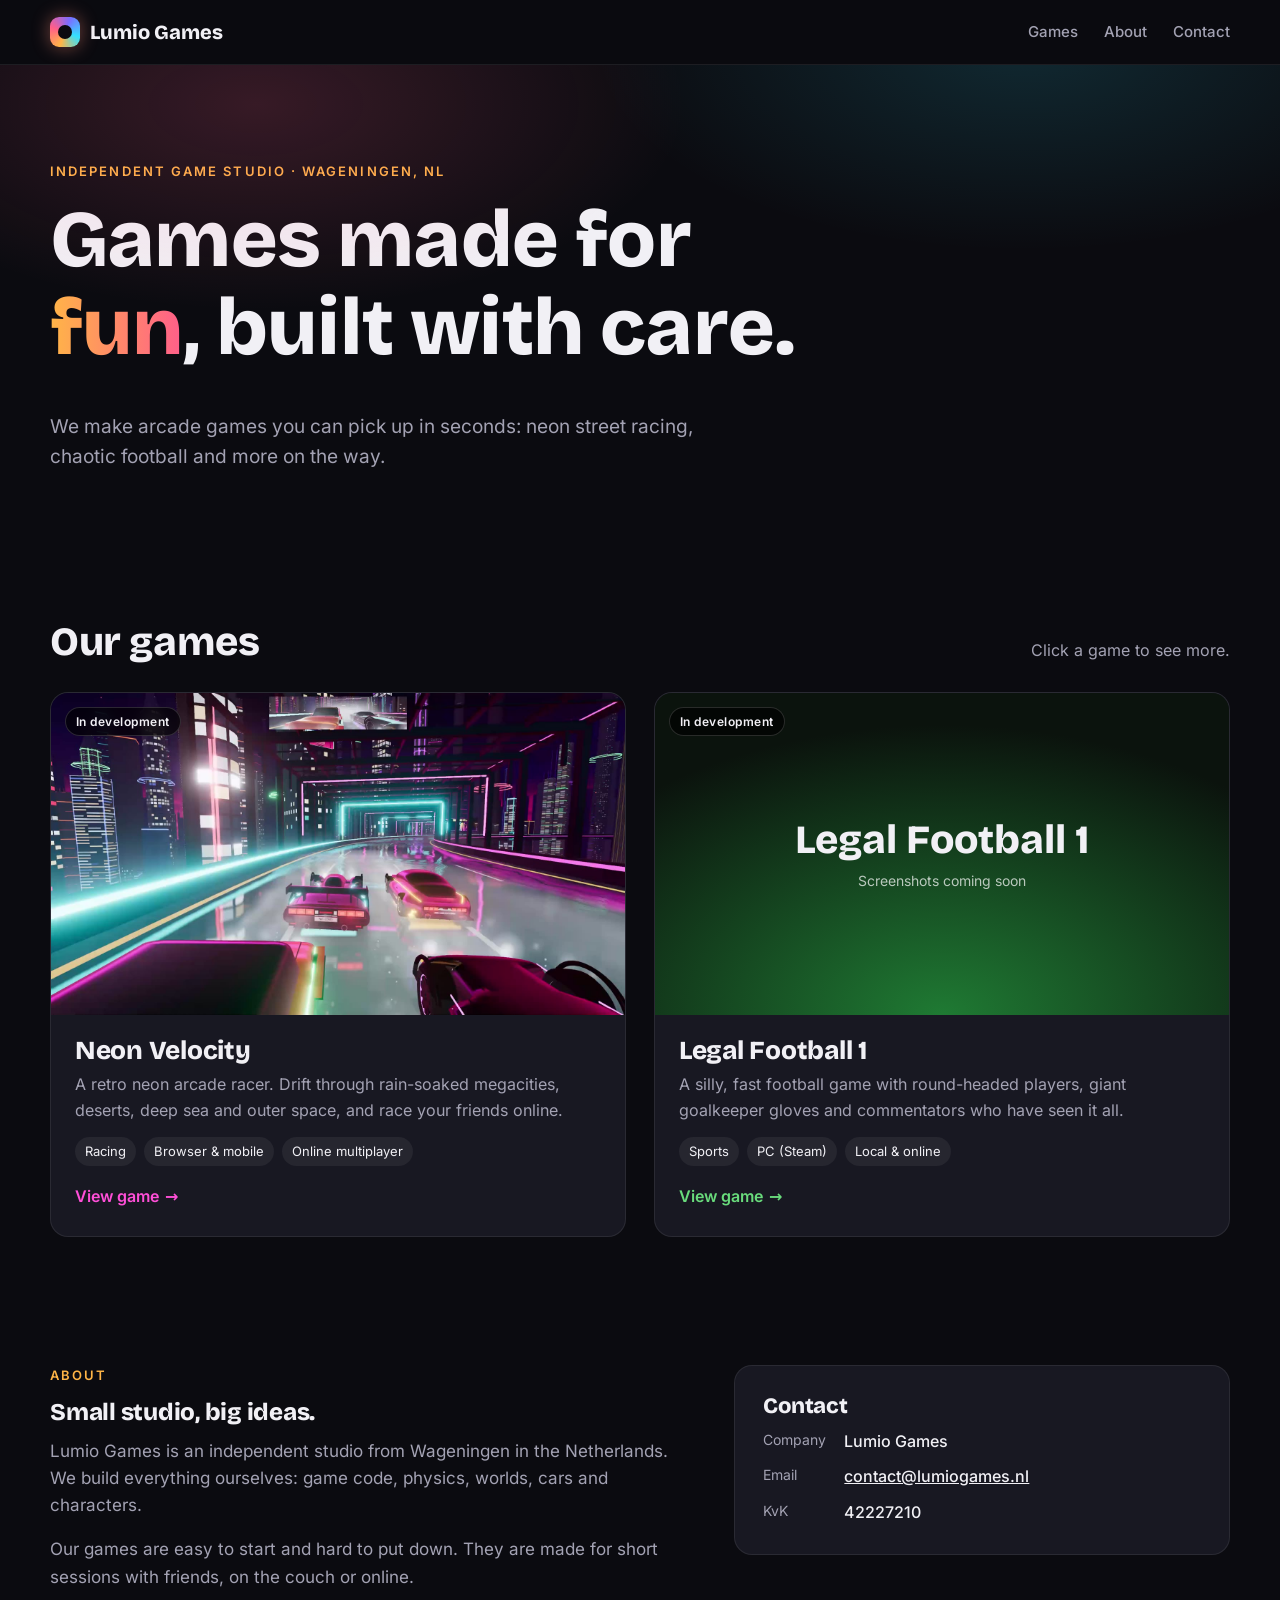
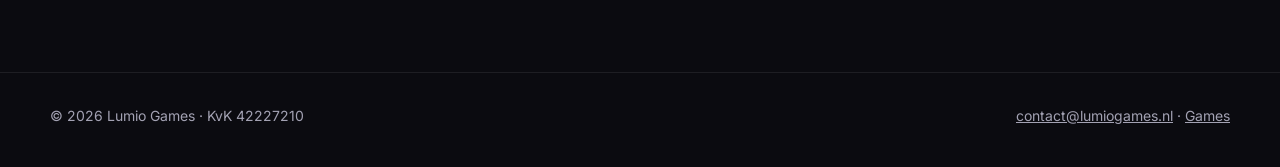
<file: index.html>
<!doctype html>
<html lang="en">
<head>
  <meta charset="utf-8">
  <meta name="viewport" content="width=device-width, initial-scale=1">
  <title>Lumio Games — independent games from Wageningen</title>
  <meta name="description" content="Lumio Games is a small independent game studio from Wageningen, the Netherlands. Neon Velocity, Legal Football 1 and more on the way.">
  <meta name="theme-color" content="#0b0b10">
  <link rel="icon" href="assets/favicon.svg" type="image/svg+xml">
  <link rel="stylesheet" href="assets/fonts/fonts.css">
  <link rel="stylesheet" href="assets/css/style.css">
</head>
<body>
  <header class="site-header">
    <div class="wrap">
      <a class="logo" href="index.html"><span class="logo-mark" aria-hidden="true"></span>Lumio Games</a>
      <nav class="nav">
        <a href="#games">Games</a>
        <a href="#about" class="hide-sm">About</a>
        <a href="#contact">Contact</a>
      </nav>
    </div>
  </header>

  <main>
    <section class="hero">
      <div class="wrap">
        <div class="eyebrow">Independent game studio · Wageningen, NL</div>
        <h1>Games made for <em>fun</em>, built with care.</h1>
        <p>We make arcade games you can pick up in seconds: neon street racing, chaotic football and more on the way.</p>
      </div>
    </section>

    <section id="games">
      <div class="wrap">
        <div class="section-head">
          <h2>Our games</h2>
          <p>Click a game to see more.</p>
        </div>

        <!-- To add a game: copy one <a class="game-card"> block, point it at a new page in /games/ and swap the image. -->
        <div class="games-grid">
          <a class="game-card" href="games/neon-velocity.html" style="--glow: rgba(255, 43, 214, 0.55); --card-accent: #ff4fd8">
            <div class="thumb">
              <img src="assets/games/neon-velocity/shot-2.jpg" alt="Neon Velocity: a pink sports car racing through a neon city at night" loading="lazy">
              <span class="badge">In development</span>
            </div>
            <div class="body">
              <h3>Neon Velocity</h3>
              <p>A retro neon arcade racer. Drift through rain-soaked megacities, deserts, deep sea and outer space, and race your friends online.</p>
              <ul class="tags"><li>Racing</li><li>Browser &amp; mobile</li><li>Online multiplayer</li></ul>
              <span class="card-cta">View game <span>→</span></span>
            </div>
          </a>

          <a class="game-card" href="games/legal-football.html" style="--glow: rgba(64, 192, 87, 0.55); --card-accent: #69db7c">
            <div class="thumb">
              <div class="thumb-placeholder" style="--c1:#1f7a33; --c2:#0b130d"><span>Legal Football 1</span><small>Screenshots coming soon</small></div>
              <span class="badge">In development</span>
            </div>
            <div class="body">
              <h3>Legal Football 1</h3>
              <p>A silly, fast football game with round-headed players, giant goalkeeper gloves and commentators who have seen it all.</p>
              <ul class="tags"><li>Sports</li><li>PC (Steam)</li><li>Local &amp; online</li></ul>
              <span class="card-cta">View game <span>→</span></span>
            </div>
          </a>
        </div>
      </div>
    </section>

    <section id="about">
      <div class="wrap about-grid">
        <div>
          <div class="eyebrow">About</div>
          <h2>Small studio, big ideas.</h2>
          <p>Lumio Games is an independent studio from Wageningen in the Netherlands. We build everything ourselves: game code, physics, worlds, cars and characters.</p>
          <p>Our games are easy to start and hard to put down. They are made for short sessions with friends, on the couch or online.</p>
        </div>
        <div class="contact-card" id="contact">
          <h3>Contact</h3>
          <dl>
            <dt>Company</dt>
            <dd>Lumio Games</dd>
            <dt>Email</dt>
            <dd><a href="mailto:contact@lumiogames.nl">contact@lumiogames.nl</a></dd>
            <dt>KvK</dt>
            <dd>42227210</dd>
          </dl>
        </div>
      </div>
    </section>
  </main>

  <footer class="site-footer">
    <div class="wrap">
      <span>© <span data-year>2026</span> Lumio Games · KvK 42227210</span>
      <span><a href="mailto:contact@lumiogames.nl">contact@lumiogames.nl</a> · <a href="#games">Games</a></span>
    </div>
  </footer>
  <script src="assets/js/main.js"></script>
  <!-- Cloudflare Web Analytics (cookieless) --><script type='module' src='https://static.cloudflareinsights.com/beacon.min.js' data-cf-beacon='{"token": "43e3737dbe4741d69ece746125401712"}'></script><!-- End Cloudflare Web Analytics -->
</body>
</html>
</file>
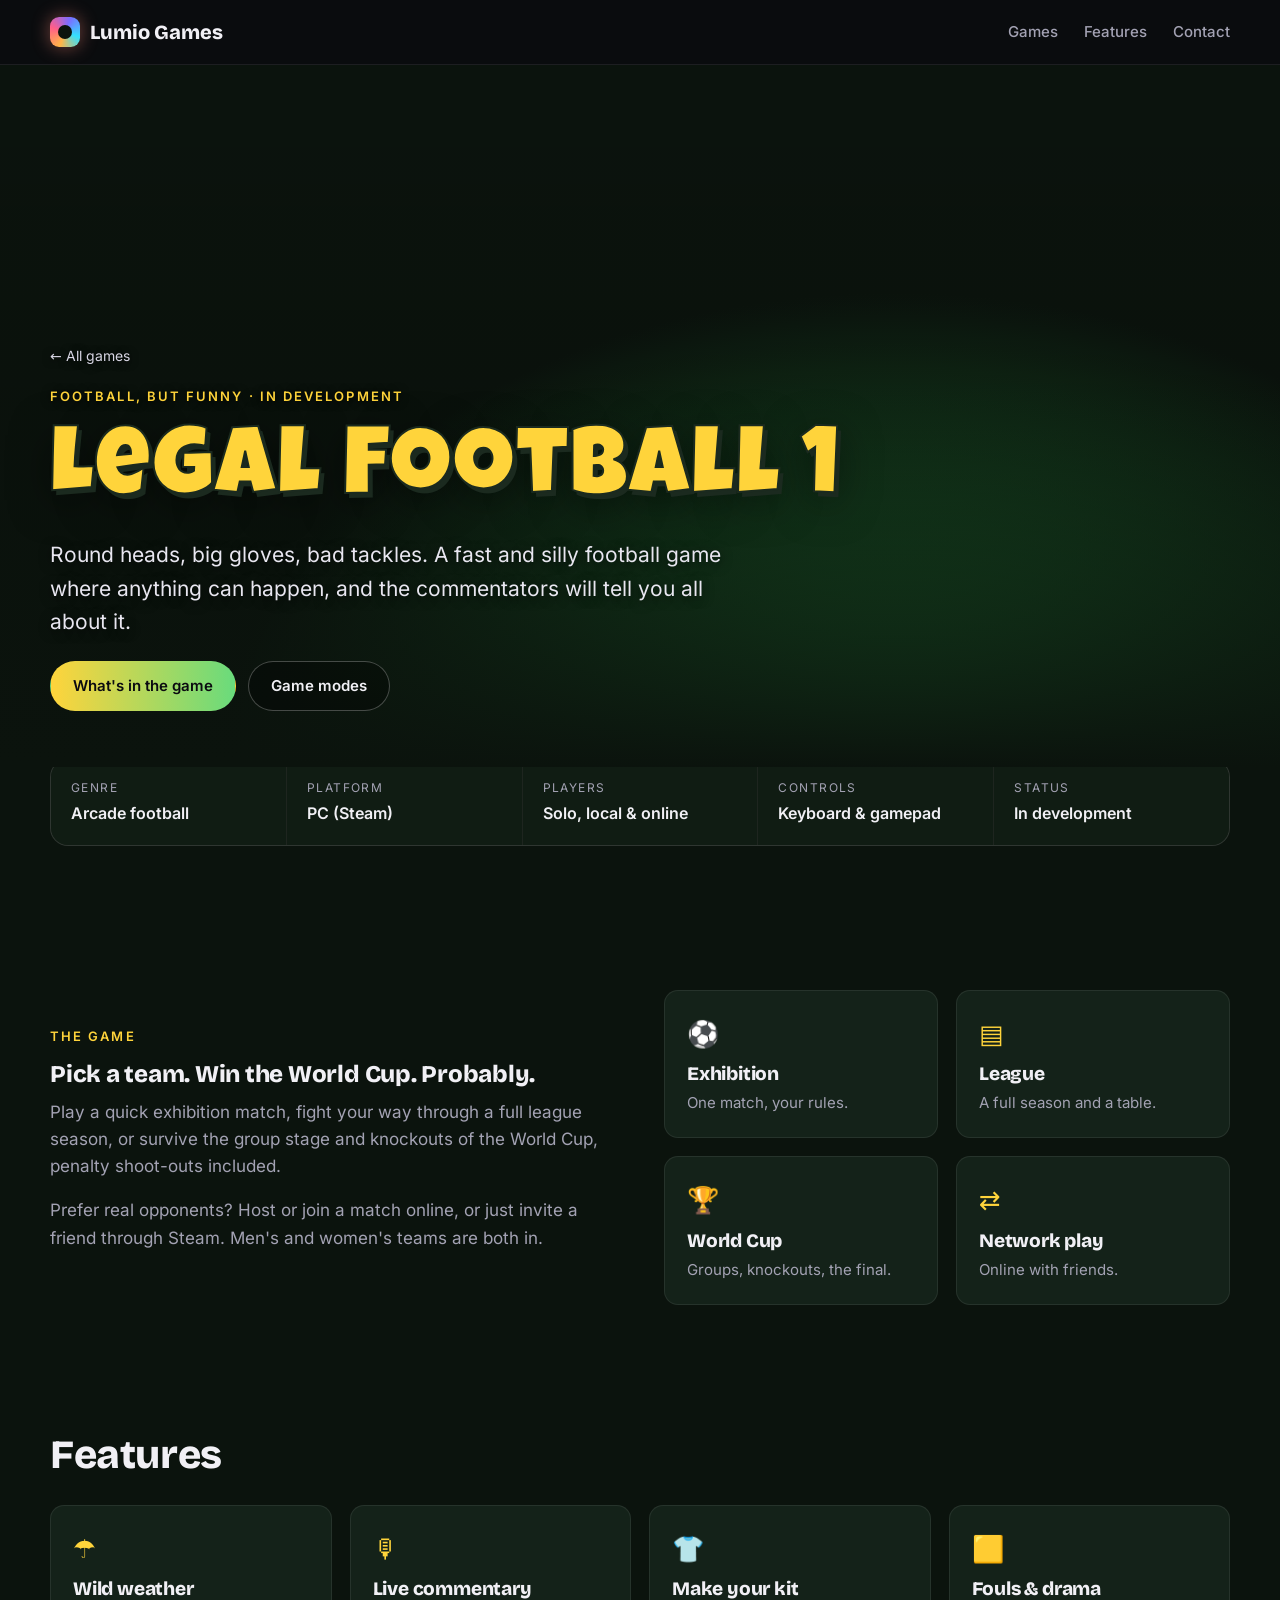
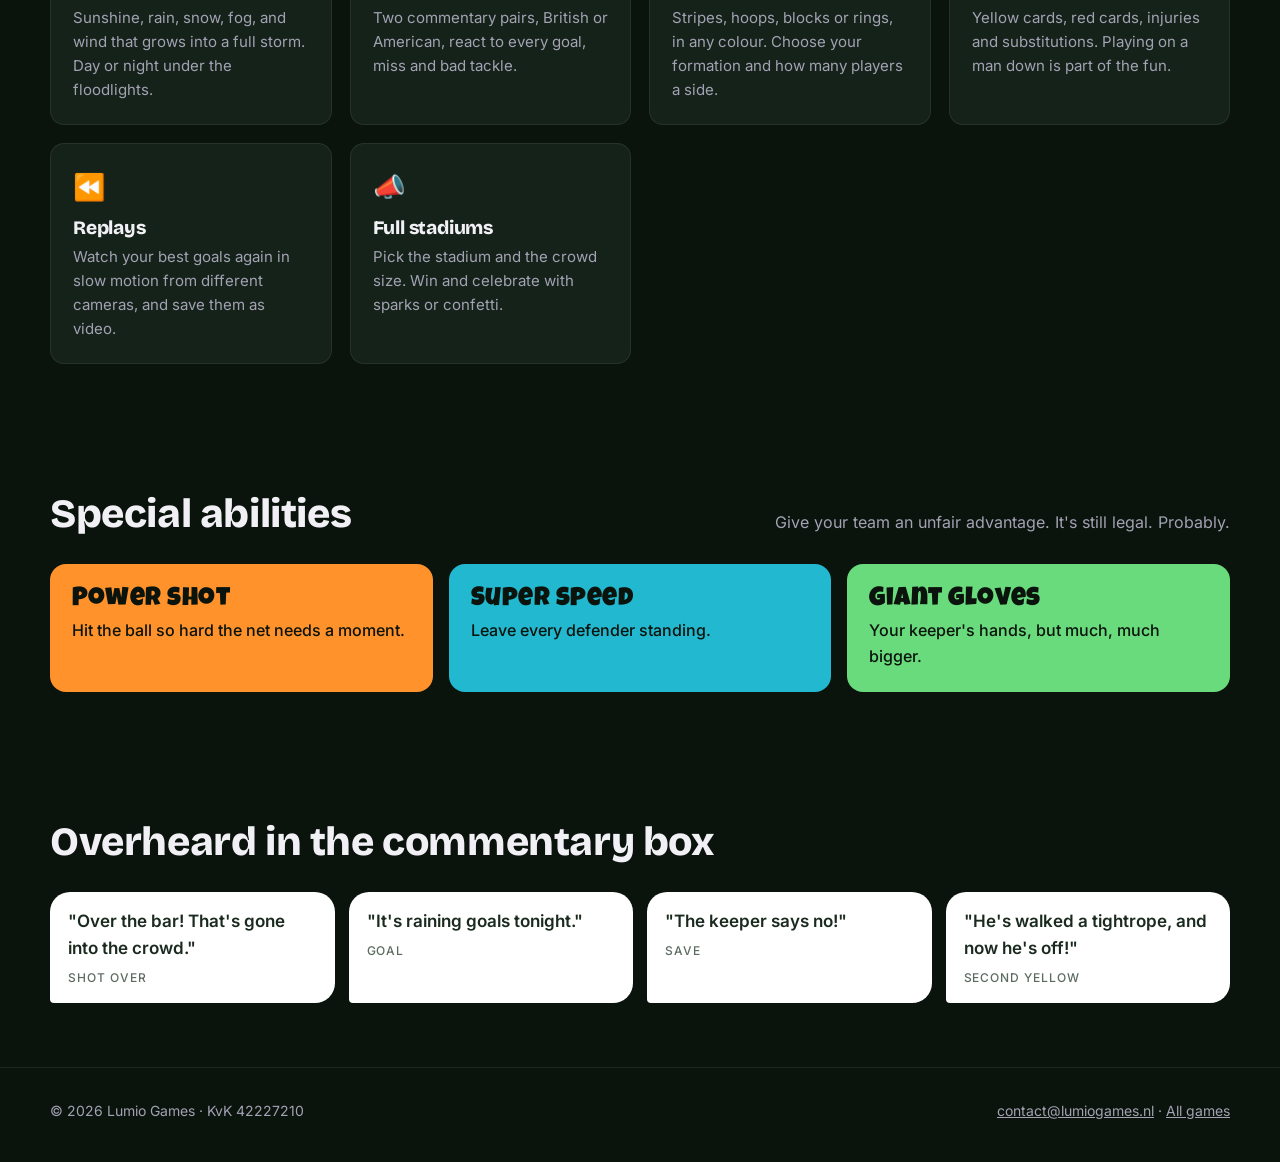
<file: games/legal-football.html>
<!doctype html>
<html lang="en">
<head>
  <meta charset="utf-8">
  <meta name="viewport" content="width=device-width, initial-scale=1">
  <title>Legal Football 1 — Lumio Games</title>
  <meta name="description" content="Legal Football 1: a funny, fast football game with leagues, a World Cup, online matches, crazy weather and live commentary.">
  <meta name="theme-color" content="#0d1a10">
  <link rel="icon" href="../assets/favicon.svg" type="image/svg+xml">
  <link rel="stylesheet" href="../assets/fonts/fonts.css">
  <link rel="stylesheet" href="../assets/css/style.css">
  <style>
    :root { --bg: #0b130d; --bg-2: #101c13; --card: #142219; --accent: #ffd43b; --accent-2: #69db7c; }
    .game-hero h1 { font-family: "Luckiest Guy", var(--display); font-weight: 400; letter-spacing: 0.02em; color: #ffd43b;
      -webkit-text-stroke: 2px #1b2a1f; text-shadow: 4px 5px 0 #1b2a1f, 0 10px 40px rgba(0, 0, 0, 0.5); }
    .game-hero::after { background: linear-gradient(180deg, rgba(0,0,0,0) 0%, rgba(0,0,0,0.1) 45%, var(--bg) 100%); }
    .quotes { display: grid; grid-template-columns: repeat(auto-fill, minmax(min(100%, 250px), 1fr)); gap: 14px; }
    .quote { background: #fff; color: #1b2a1f; border-radius: 20px 20px 20px 4px; padding: 16px 18px; font-weight: 600; font-size: 17px; position: relative; }
    .quote small { display: block; font-weight: 500; font-size: 12px; color: #5c6b60; margin-top: 6px; text-transform: uppercase; letter-spacing: 0.08em; }
    .abilities { display: grid; grid-template-columns: repeat(3, 1fr); gap: 16px; }
    .ability { border-radius: 16px; padding: 22px; color: #0b130d; }
    .ability h3 { font-family: "Luckiest Guy", var(--display); font-weight: 400; font-size: 26px; margin-bottom: 4px; letter-spacing: 0.02em; }
    .ability p { margin: 0; font-weight: 500; }
    @media (max-width: 760px) { .abilities { grid-template-columns: 1fr; } }
  </style>
</head>
<body>
  <header class="site-header">
    <div class="wrap">
      <a class="logo" href="../index.html"><span class="logo-mark" aria-hidden="true"></span>Lumio Games</a>
      <nav class="nav">
        <a href="../index.html#games">Games</a>
        <a href="#features" class="hide-sm">Features</a>
        <a href="../index.html#contact">Contact</a>
      </nav>
    </div>
  </header>

  <main>
    <section class="game-hero">
      <div class="bg bg-plain" aria-hidden="true"></div>
      <div class="wrap">
        <a class="back-link" href="../index.html#games">← All games</a>
        <div class="eyebrow">Football, but funny · In development</div>
        <h1>Legal Football 1</h1>
        <p class="lead">Round heads, big gloves, bad tackles. A fast and silly football game where anything can happen, and the commentators will tell you all about it.</p>
        <div class="btn-row">
          <a class="btn btn-primary" href="#features">What's in the game</a>
          <a class="btn btn-ghost" href="#modes">Game modes</a>
        </div>
      </div>
    </section>

    <section style="padding-top: 0">
      <div class="wrap">
        <dl class="facts">
          <div><dt>Genre</dt><dd>Arcade football</dd></div>
          <div><dt>Platform</dt><dd>PC (Steam)</dd></div>
          <div><dt>Players</dt><dd>Solo, local &amp; online</dd></div>
          <div><dt>Controls</dt><dd>Keyboard &amp; gamepad</dd></div>
          <div><dt>Status</dt><dd>In development</dd></div>
        </dl>
      </div>
    </section>

    <section id="modes">
      <div class="wrap split">
        <div>
          <div class="eyebrow">The game</div>
          <h2>Pick a team. Win the World Cup. Probably.</h2>
          <p>Play a quick exhibition match, fight your way through a full league season, or survive the group stage and knockouts of the World Cup, penalty shoot-outs included.</p>
          <p>Prefer real opponents? Host or join a match online, or just invite a friend through Steam. Men's and women's teams are both in.</p>
        </div>
        <div class="features" style="grid-template-columns: 1fr 1fr">
          <div class="feature"><div class="icon">⚽</div><h3>Exhibition</h3><p>One match, your rules.</p></div>
          <div class="feature"><div class="icon">▤</div><h3>League</h3><p>A full season and a table.</p></div>
          <div class="feature"><div class="icon">🏆</div><h3>World Cup</h3><p>Groups, knockouts, the final.</p></div>
          <div class="feature"><div class="icon">⇄</div><h3>Network play</h3><p>Online with friends.</p></div>
        </div>
      </div>
    </section>

    <section id="features">
      <div class="wrap">
        <div class="section-head"><h2>Features</h2></div>
        <div class="features">
          <div class="feature"><div class="icon">☂</div><h3>Wild weather</h3><p>Sunshine, rain, snow, fog, and wind that grows into a full storm. Day or night under the floodlights.</p></div>
          <div class="feature"><div class="icon">🎙</div><h3>Live commentary</h3><p>Two commentary pairs, British or American, react to every goal, miss and bad tackle.</p></div>
          <div class="feature"><div class="icon">👕</div><h3>Make your kit</h3><p>Stripes, hoops, blocks or rings, in any colour. Choose your formation and how many players a side.</p></div>
          <div class="feature"><div class="icon">🟨</div><h3>Fouls &amp; drama</h3><p>Yellow cards, red cards, injuries and substitutions. Playing on a man down is part of the fun.</p></div>
          <div class="feature"><div class="icon">⏪</div><h3>Replays</h3><p>Watch your best goals again in slow motion from different cameras, and save them as video.</p></div>
          <div class="feature"><div class="icon">📣</div><h3>Full stadiums</h3><p>Pick the stadium and the crowd size. Win and celebrate with sparks or confetti.</p></div>
        </div>
      </div>
    </section>

    <section id="abilities">
      <div class="wrap">
        <div class="section-head"><h2>Special abilities</h2><p>Give your team an unfair advantage. It's still legal. Probably.</p></div>
        <div class="abilities">
          <div class="ability" style="background:#ff922b"><h3>Power shot</h3><p>Hit the ball so hard the net needs a moment.</p></div>
          <div class="ability" style="background:#22b8cf"><h3>Super speed</h3><p>Leave every defender standing.</p></div>
          <div class="ability" style="background:#69db7c"><h3>Giant gloves</h3><p>Your keeper's hands, but much, much bigger.</p></div>
        </div>
      </div>
    </section>

    <section id="commentary">
      <div class="wrap">
        <div class="section-head"><h2>Overheard in the commentary box</h2></div>
        <div class="quotes">
          <div class="quote">"Over the bar! That's gone into the crowd."<small>Shot over</small></div>
          <div class="quote">"It's raining goals tonight."<small>Goal</small></div>
          <div class="quote">"The keeper says no!"<small>Save</small></div>
          <div class="quote">"He's walked a tightrope, and now he's off!"<small>Second yellow</small></div>
        </div>
      </div>
    </section>

  </main>

  <footer class="site-footer">
    <div class="wrap">
      <span>© <span data-year>2026</span> Lumio Games · KvK 42227210</span>
      <span><a href="mailto:contact@lumiogames.nl">contact@lumiogames.nl</a> · <a href="../index.html#games">All games</a></span>
    </div>
  </footer>
  <script src="../assets/js/main.js"></script>
  <!-- Cloudflare Web Analytics (cookieless) --><script type='module' src='https://static.cloudflareinsights.com/beacon.min.js' data-cf-beacon='{"token": "43e3737dbe4741d69ece746125401712"}'></script><!-- End Cloudflare Web Analytics -->
</body>
</html>
</file>
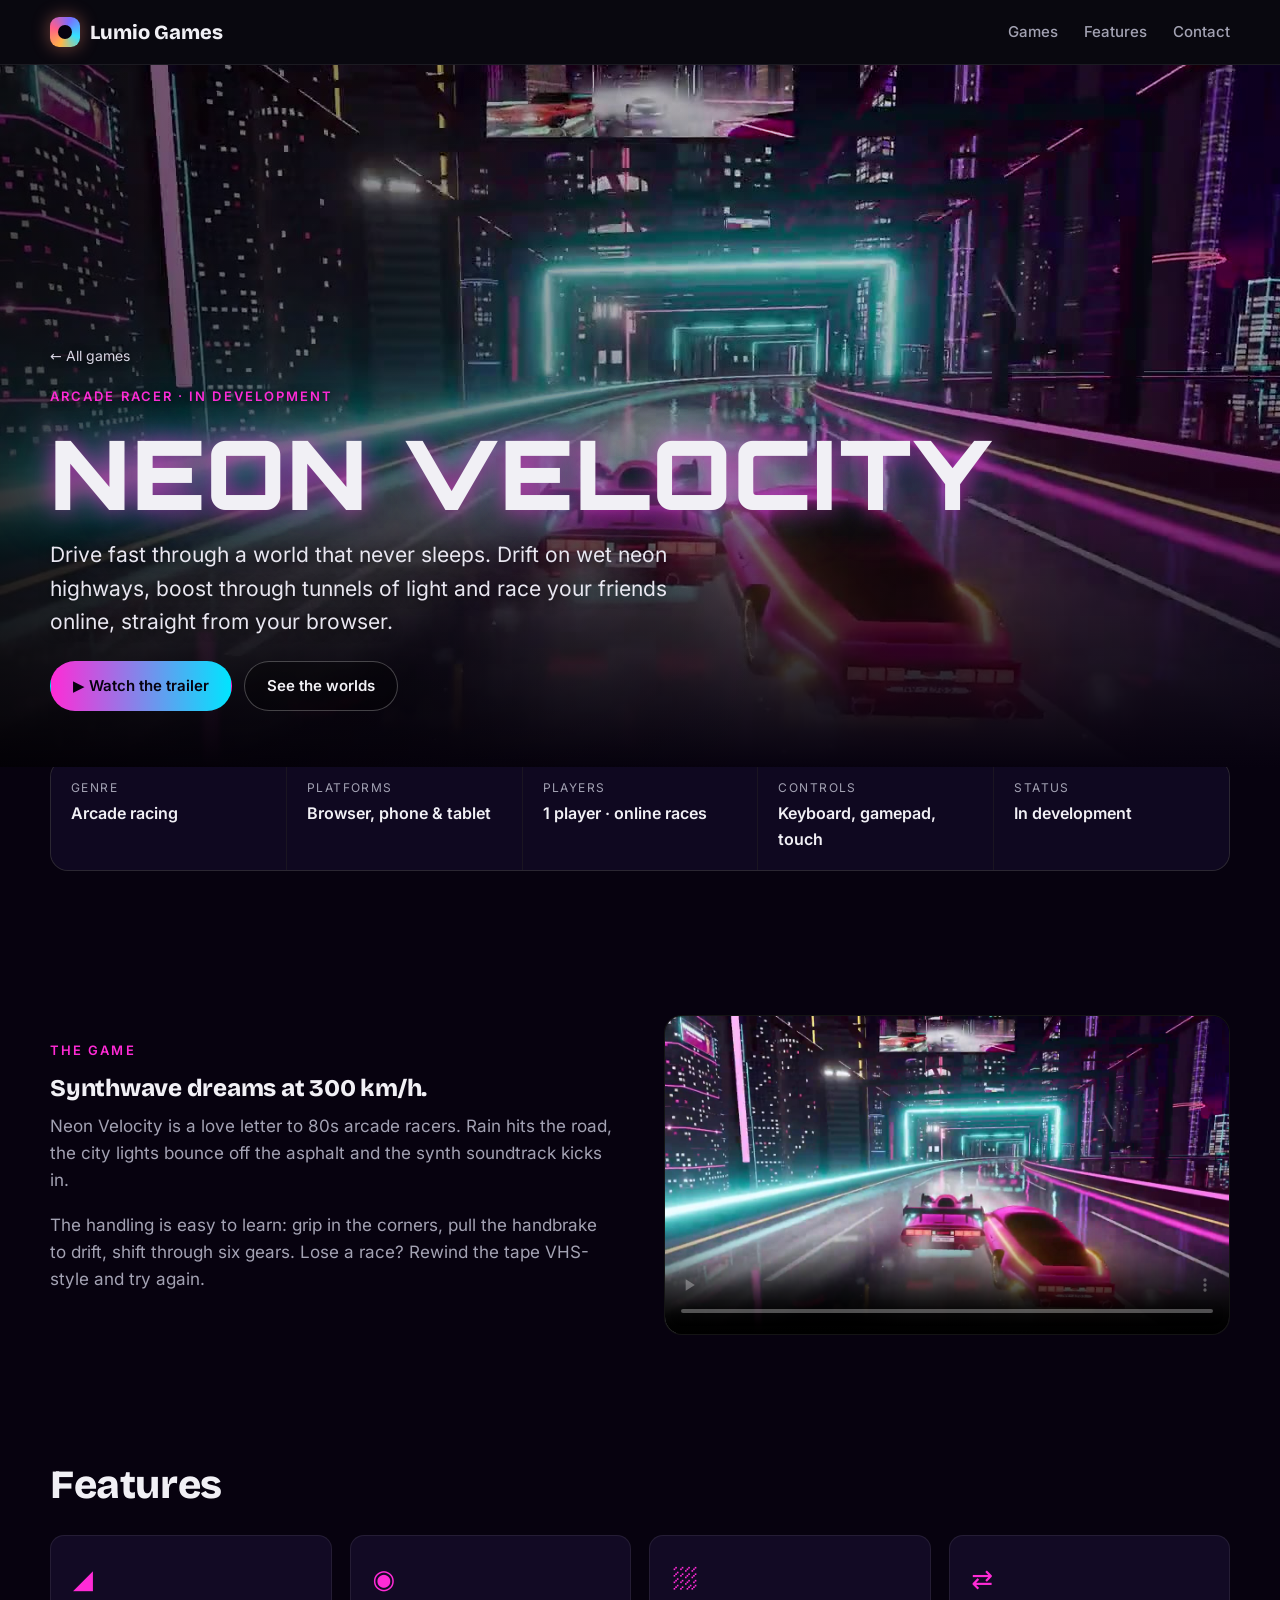
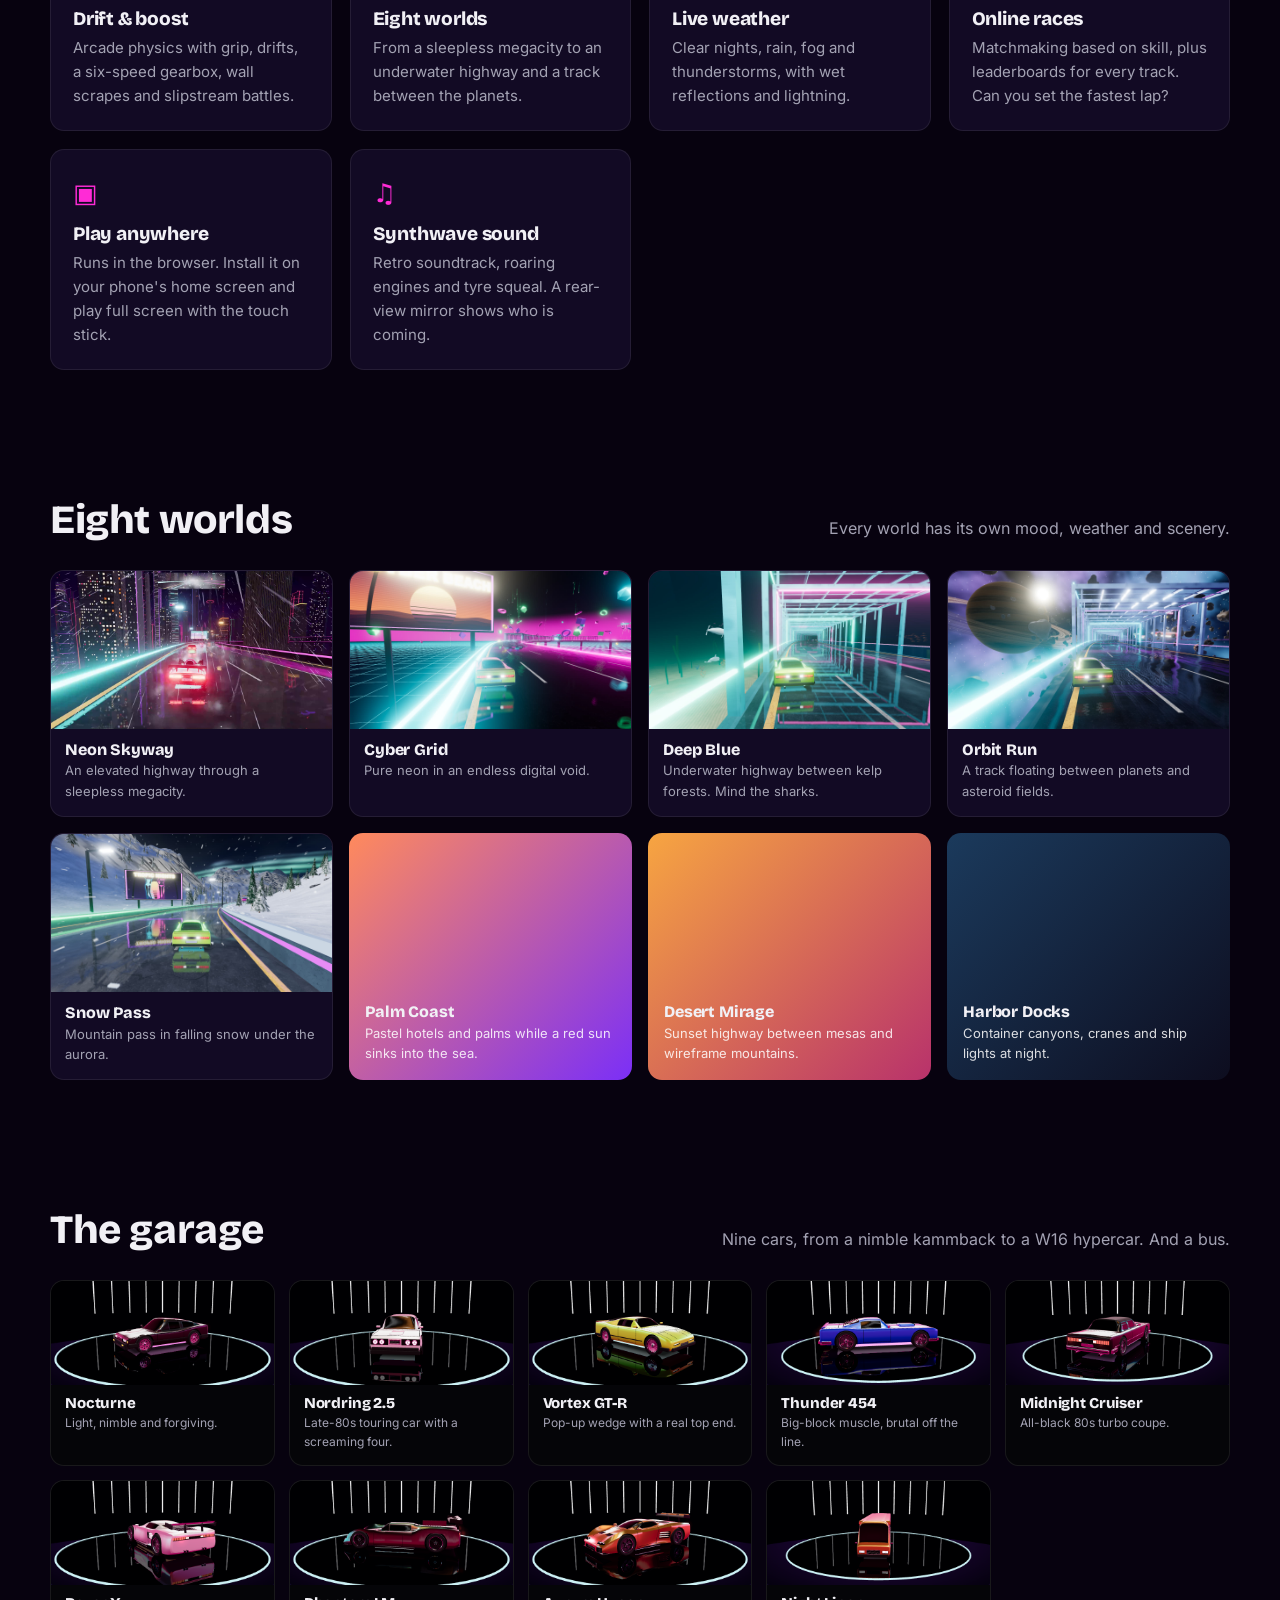
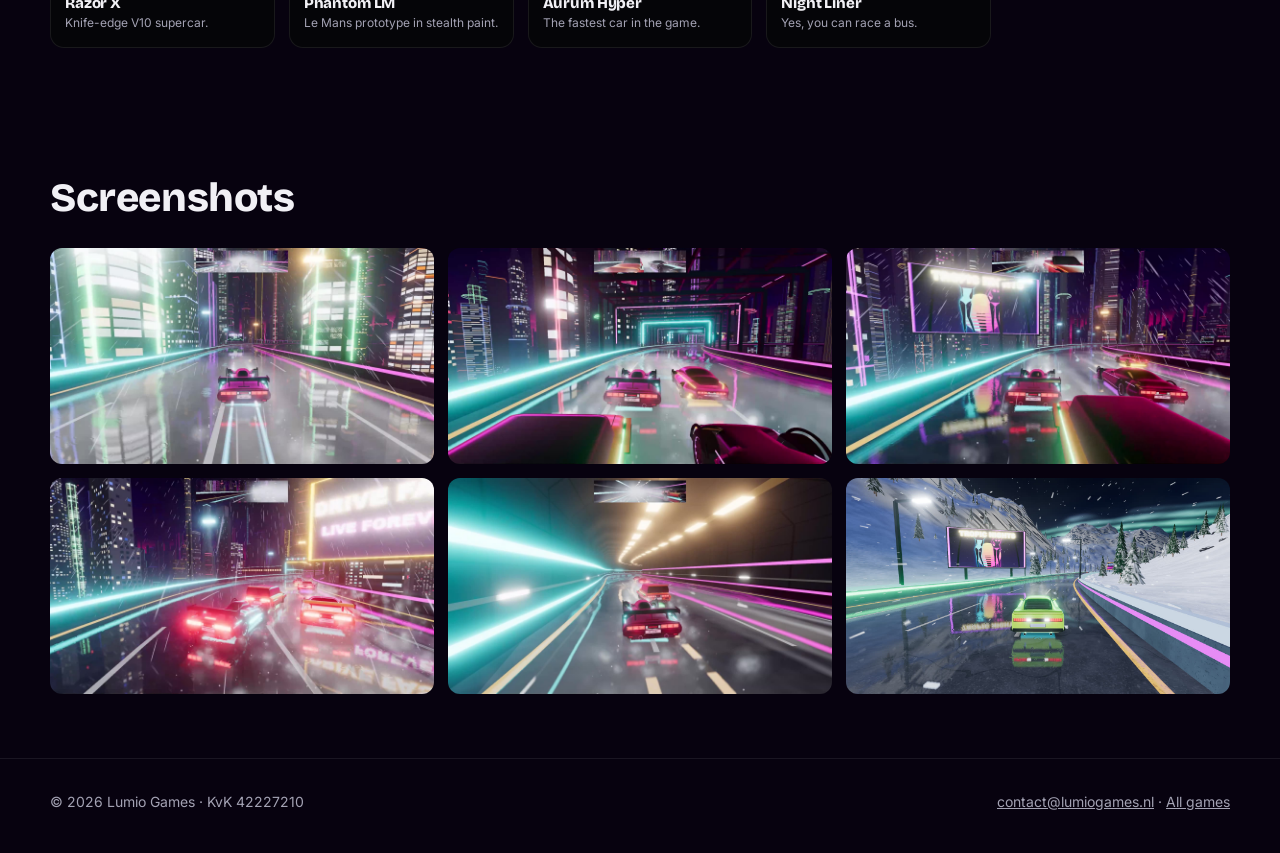
<file: games/neon-velocity.html>
<!doctype html>
<html lang="en">
<head>
  <meta charset="utf-8">
  <meta name="viewport" content="width=device-width, initial-scale=1">
  <title>Neon Velocity — Lumio Games</title>
  <meta name="description" content="Neon Velocity: a retro neon arcade racer with drifting, eight worlds, nine cars and online races. Plays in your browser and on your phone.">
  <meta name="theme-color" content="#05010d">
  <link rel="icon" href="../assets/favicon.svg" type="image/svg+xml">
  <link rel="stylesheet" href="../assets/fonts/fonts.css">
  <link rel="stylesheet" href="../assets/css/style.css">
  <style>
    :root { --bg: #07020f; --bg-2: #0f0820; --card: #120a24; --accent: #ff2bd6; --accent-2: #00e5ff; }
    .game-hero h1 { font-family: "Orbitron", var(--display); font-weight: 900; letter-spacing: 0.02em; text-transform: uppercase;
      text-shadow: 0 0 24px rgba(255, 43, 214, 0.7), 0 0 60px rgba(0, 229, 255, 0.35); }
    .btn-primary { color: #07020f; }
  </style>
</head>
<body>
  <header class="site-header">
    <div class="wrap">
      <a class="logo" href="../index.html"><span class="logo-mark" aria-hidden="true"></span>Lumio Games</a>
      <nav class="nav">
        <a href="../index.html#games">Games</a>
        <a href="#features" class="hide-sm">Features</a>
        <a href="../index.html#contact">Contact</a>
      </nav>
    </div>
  </header>

  <main>
    <section class="game-hero">
      <div class="bg">
        <video autoplay muted loop playsinline poster="../assets/games/neon-velocity/trailer-poster.jpg">
          <source src="../assets/games/neon-velocity/trailer.mp4" type="video/mp4">
        </video>
      </div>
      <div class="wrap">
        <a class="back-link" href="../index.html#games">← All games</a>
        <div class="eyebrow">Arcade racer · In development</div>
        <h1>Neon Velocity</h1>
        <p class="lead">Drive fast through a world that never sleeps. Drift on wet neon highways, boost through tunnels of light and race your friends online, straight from your browser.</p>
        <div class="btn-row">
          <a class="btn btn-primary" href="#trailer">▶ Watch the trailer</a>
          <a class="btn btn-ghost" href="#worlds">See the worlds</a>
        </div>
      </div>
    </section>

    <section style="padding-top: 0">
      <div class="wrap">
        <dl class="facts">
          <div><dt>Genre</dt><dd>Arcade racing</dd></div>
          <div><dt>Platforms</dt><dd>Browser, phone &amp; tablet</dd></div>
          <div><dt>Players</dt><dd>1 player · online races</dd></div>
          <div><dt>Controls</dt><dd>Keyboard, gamepad, touch</dd></div>
          <div><dt>Status</dt><dd>In development</dd></div>
        </dl>
      </div>
    </section>

    <section id="trailer">
      <div class="wrap split">
        <div>
          <div class="eyebrow">The game</div>
          <h2>Synthwave dreams at 300 km/h.</h2>
          <p>Neon Velocity is a love letter to 80s arcade racers. Rain hits the road, the city lights bounce off the asphalt and the synth soundtrack kicks in.</p>
          <p>The handling is easy to learn: grip in the corners, pull the handbrake to drift, shift through six gears. Lose a race? Rewind the tape VHS-style and try again.</p>
        </div>
        <div class="media">
          <video controls muted loop playsinline preload="metadata" poster="../assets/games/neon-velocity/trailer-poster.jpg">
            <source src="../assets/games/neon-velocity/trailer.mp4" type="video/mp4">
          </video>
        </div>
      </div>
    </section>

    <section id="features">
      <div class="wrap">
        <div class="section-head"><h2>Features</h2></div>
        <div class="features">
          <div class="feature"><div class="icon">◢</div><h3>Drift &amp; boost</h3><p>Arcade physics with grip, drifts, a six-speed gearbox, wall scrapes and slipstream battles.</p></div>
          <div class="feature"><div class="icon">◉</div><h3>Eight worlds</h3><p>From a sleepless megacity to an underwater highway and a track between the planets.</p></div>
          <div class="feature"><div class="icon">⛆</div><h3>Live weather</h3><p>Clear nights, rain, fog and thunderstorms, with wet reflections and lightning.</p></div>
          <div class="feature"><div class="icon">⇄</div><h3>Online races</h3><p>Matchmaking based on skill, plus leaderboards for every track. Can you set the fastest lap?</p></div>
          <div class="feature"><div class="icon">▣</div><h3>Play anywhere</h3><p>Runs in the browser. Install it on your phone's home screen and play full screen with the touch stick.</p></div>
          <div class="feature"><div class="icon">♫</div><h3>Synthwave sound</h3><p>Retro soundtrack, roaring engines and tyre squeal. A rear-view mirror shows who is coming.</p></div>
        </div>
      </div>
    </section>

    <section id="worlds">
      <div class="wrap">
        <div class="section-head"><h2>Eight worlds</h2><p>Every world has its own mood, weather and scenery.</p></div>
        <div class="worlds">
          <div class="world"><img src="../assets/games/neon-velocity/shot-6.jpg" alt="Neon Skyway" loading="lazy"><div class="label"><h3>Neon Skyway</h3><p>An elevated highway through a sleepless megacity.</p></div></div>
          <div class="world"><img src="../assets/games/neon-velocity/level-cyber-grid.jpg" alt="Cyber Grid" loading="lazy"><div class="label"><h3>Cyber Grid</h3><p>Pure neon in an endless digital void.</p></div></div>
          <div class="world"><img src="../assets/games/neon-velocity/level-deep-blue.jpg" alt="Deep Blue" loading="lazy"><div class="label"><h3>Deep Blue</h3><p>Underwater highway between kelp forests. Mind the sharks.</p></div></div>
          <div class="world"><img src="../assets/games/neon-velocity/level-orbit-run.jpg" alt="Orbit Run" loading="lazy"><div class="label"><h3>Orbit Run</h3><p>A track floating between planets and asteroid fields.</p></div></div>
          <div class="world"><img src="../assets/games/neon-velocity/level-snow-pass.jpg" alt="Snow Pass" loading="lazy"><div class="label"><h3>Snow Pass</h3><p>Mountain pass in falling snow under the aurora.</p></div></div>
          <div class="world text-only" style="--c1:#ff8a5c; --c2:#7b2ff7"><h3>Palm Coast</h3><p>Pastel hotels and palms while a red sun sinks into the sea.</p></div>
          <div class="world text-only" style="--c1:#f7a541; --c2:#b8326b"><h3>Desert Mirage</h3><p>Sunset highway between mesas and wireframe mountains.</p></div>
          <div class="world text-only" style="--c1:#1b3a5c; --c2:#0d0d1f"><h3>Harbor Docks</h3><p>Container canyons, cranes and ship lights at night.</p></div>
        </div>
      </div>
    </section>

    <section id="garage">
      <div class="wrap">
        <div class="section-head"><h2>The garage</h2><p>Nine cars, from a nimble kammback to a W16 hypercar. And a bus.</p></div>
        <div class="garage">
          <div class="car"><img src="../assets/games/neon-velocity/cars/velvet.png" alt="Nocturne" loading="lazy"><div class="label"><h3>Nocturne</h3><p>Light, nimble and forgiving.</p></div></div>
          <div class="car"><img src="../assets/games/neon-velocity/cars/pocket.png" alt="Nordring 2.5" loading="lazy"><div class="label"><h3>Nordring 2.5</h3><p>Late-80s touring car with a screaming four.</p></div></div>
          <div class="car"><img src="../assets/games/neon-velocity/cars/vortex.png" alt="Vortex GT-R" loading="lazy"><div class="label"><h3>Vortex GT-R</h3><p>Pop-up wedge with a real top end.</p></div></div>
          <div class="car"><img src="../assets/games/neon-velocity/cars/thunder.png" alt="Thunder 454" loading="lazy"><div class="label"><h3>Thunder 454</h3><p>Big-block muscle, brutal off the line.</p></div></div>
          <div class="car"><img src="../assets/games/neon-velocity/cars/cruiser.png" alt="Midnight Cruiser" loading="lazy"><div class="label"><h3>Midnight Cruiser</h3><p>All-black 80s turbo coupe.</p></div></div>
          <div class="car"><img src="../assets/games/neon-velocity/cars/razor.png" alt="Razor X" loading="lazy"><div class="label"><h3>Razor X</h3><p>Knife-edge V10 supercar.</p></div></div>
          <div class="car"><img src="../assets/games/neon-velocity/cars/phantom.png" alt="Phantom LM" loading="lazy"><div class="label"><h3>Phantom LM</h3><p>Le Mans prototype in stealth paint.</p></div></div>
          <div class="car"><img src="../assets/games/neon-velocity/cars/aurum.png" alt="Aurum Hyper" loading="lazy"><div class="label"><h3>Aurum Hyper</h3><p>The fastest car in the game.</p></div></div>
          <div class="car"><img src="../assets/games/neon-velocity/cars/bus.png" alt="Night Liner" loading="lazy"><div class="label"><h3>Night Liner</h3><p>Yes, you can race a bus.</p></div></div>
        </div>
      </div>
    </section>

    <section id="screenshots">
      <div class="wrap">
        <div class="section-head"><h2>Screenshots</h2></div>
        <div class="gallery">
          <button data-lightbox="../assets/games/neon-velocity/shot-1.jpg"><img src="../assets/games/neon-velocity/shot-1.jpg" alt="Racing between glowing towers in the rain" loading="lazy"></button>
          <button data-lightbox="../assets/games/neon-velocity/shot-2.jpg"><img src="../assets/games/neon-velocity/shot-2.jpg" alt="Neon gates over the skyway" loading="lazy"></button>
          <button data-lightbox="../assets/games/neon-velocity/shot-3.jpg"><img src="../assets/games/neon-velocity/shot-3.jpg" alt="Overtaking under a giant billboard" loading="lazy"></button>
          <button data-lightbox="../assets/games/neon-velocity/shot-4.jpg"><img src="../assets/games/neon-velocity/shot-4.jpg" alt="Pack racing at night" loading="lazy"></button>
          <button data-lightbox="../assets/games/neon-velocity/shot-5.jpg"><img src="../assets/games/neon-velocity/shot-5.jpg" alt="Boosting through a lit tunnel" loading="lazy"></button>
          <button data-lightbox="../assets/games/neon-velocity/level-snow-pass.jpg"><img src="../assets/games/neon-velocity/level-snow-pass.jpg" alt="Snow Pass under the aurora" loading="lazy"></button>
        </div>
      </div>
    </section>
  </main>

  <footer class="site-footer">
    <div class="wrap">
      <span>© <span data-year>2026</span> Lumio Games · KvK 42227210</span>
      <span><a href="mailto:contact@lumiogames.nl">contact@lumiogames.nl</a> · <a href="../index.html#games">All games</a></span>
    </div>
  </footer>
  <script src="../assets/js/main.js"></script>
  <!-- Cloudflare Web Analytics (cookieless) --><script type='module' src='https://static.cloudflareinsights.com/beacon.min.js' data-cf-beacon='{"token": "43e3737dbe4741d69ece746125401712"}'></script><!-- End Cloudflare Web Analytics -->
</body>
</html>
</file>
<file: assets/fonts/fonts.css>
/* Self-hosted fonts (from Fontsource, SIL Open Font License / Apache 2.0). No requests to Google. */
@font-face { font-family: "Inter"; font-style: normal; font-weight: 400; font-display: swap; src: url("inter-latin-400-normal.woff2") format("woff2"); }
@font-face { font-family: "Inter"; font-style: normal; font-weight: 500; font-display: swap; src: url("inter-latin-500-normal.woff2") format("woff2"); }
@font-face { font-family: "Inter"; font-style: normal; font-weight: 600; font-display: swap; src: url("inter-latin-600-normal.woff2") format("woff2"); }
@font-face { font-family: "Bricolage Grotesque"; font-style: normal; font-weight: 600; font-display: swap; src: url("bricolage-grotesque-latin-600-normal.woff2") format("woff2"); }
@font-face { font-family: "Bricolage Grotesque"; font-style: normal; font-weight: 800; font-display: swap; src: url("bricolage-grotesque-latin-800-normal.woff2") format("woff2"); }
@font-face { font-family: "Orbitron"; font-style: normal; font-weight: 700; font-display: swap; src: url("orbitron-latin-700-normal.woff2") format("woff2"); }
@font-face { font-family: "Orbitron"; font-style: normal; font-weight: 900; font-display: swap; src: url("orbitron-latin-900-normal.woff2") format("woff2"); }
@font-face { font-family: "Luckiest Guy"; font-style: normal; font-weight: 400; font-display: swap; src: url("luckiest-guy-latin-400-normal.woff2") format("woff2"); }
</file>
<file: assets/css/style.css>
/* Lumio Games — site styles
   Each game page sets its own accent colours via the --accent / --accent-2 / --display variables. */

:root {
  --bg: #0b0b10;
  --bg-2: #13131b;
  --card: #181822;
  --line: rgba(255, 255, 255, 0.08);
  --text: #f1f0f5;
  --muted: #a3a2b3;
  --accent: #ffb547;
  --accent-2: #ff5e8a;
  --display: "Bricolage Grotesque", system-ui, sans-serif;
  --body: "Inter", system-ui, sans-serif;
  --radius: 18px;
  --wrap: 1180px;
}

* { box-sizing: border-box; }
html { scroll-behavior: smooth; }
body {
  margin: 0;
  background: var(--bg);
  color: var(--text);
  font: 16px/1.6 var(--body);
  -webkit-font-smoothing: antialiased;
}
img, video { max-width: 100%; display: block; }
a { color: inherit; }
h1, h2, h3 { font-family: var(--display); line-height: 1.1; margin: 0 0 0.5em; letter-spacing: -0.01em; }
p { margin: 0 0 1em; }

.wrap { width: min(var(--wrap), 100% - 32px); margin-inline: auto; }

/* ---------- Header ---------- */
.site-header {
  position: sticky; top: 0; z-index: 50;
  background: rgba(11, 11, 16, 0.78);
  backdrop-filter: blur(12px);
  border-bottom: 1px solid var(--line);
}
.site-header .wrap { display: flex; align-items: center; justify-content: space-between; height: 64px; }
.logo { display: flex; align-items: center; gap: 10px; text-decoration: none; font: 700 20px var(--display); }
.logo-mark {
  width: 30px; height: 30px; border-radius: 9px;
  background: conic-gradient(from 200deg, #ffb547, #ff5e8a, #7b6cff, #33e1ff, #ffb547);
  box-shadow: 0 0 18px rgba(255, 140, 120, 0.45);
  position: relative;
}
.logo-mark::after { content: ""; position: absolute; inset: 8px; border-radius: 50%; background: var(--bg); }
.nav { display: flex; gap: 26px; }
.nav a { text-decoration: none; color: var(--muted); font-weight: 500; font-size: 15px; }
.nav a:hover { color: var(--text); }

/* ---------- Home hero ---------- */
.hero { padding: 96px 0 64px; position: relative; overflow: hidden; }
.hero::before {
  content: ""; position: absolute; inset: -40% -10% auto; height: 120%;
  background:
    radial-gradient(40% 50% at 25% 40%, rgba(255, 94, 138, 0.18), transparent 70%),
    radial-gradient(40% 50% at 75% 30%, rgba(51, 225, 255, 0.14), transparent 70%);
  pointer-events: none;
}
.eyebrow { text-transform: uppercase; letter-spacing: 0.16em; font-size: 13px; font-weight: 600; color: var(--accent); margin-bottom: 14px; }
.hero h1 { font-size: clamp(40px, 7vw, 80px); max-width: 14ch; }
.hero h1 em { font-style: normal; background: linear-gradient(90deg, var(--accent), var(--accent-2)); -webkit-background-clip: text; background-clip: text; color: transparent; }
.hero p { color: var(--muted); font-size: 19px; max-width: 54ch; }

/* ---------- Sections ---------- */
section { padding: 64px 0; }
.section-head { display: flex; align-items: end; justify-content: space-between; gap: 20px; margin-bottom: 28px; }
.section-head h2 { font-size: clamp(28px, 4vw, 40px); margin: 0; }
.section-head p { color: var(--muted); margin: 0; }

/* ---------- Game cards (home) ---------- */
.games-grid { display: grid; grid-template-columns: repeat(auto-fill, minmax(min(100%, 460px), 1fr)); gap: 28px; }
.game-card {
  display: block; text-decoration: none;
  background: var(--card); border: 1px solid var(--line); border-radius: var(--radius);
  overflow: hidden; transition: transform 0.25s ease, border-color 0.25s ease, box-shadow 0.25s ease;
}
.game-card:hover { transform: translateY(-4px); border-color: rgba(255, 255, 255, 0.2); box-shadow: 0 24px 60px -24px var(--glow, rgba(255, 94, 138, 0.5)); }
.game-card .thumb { aspect-ratio: 16 / 9; overflow: hidden; position: relative; background: #000; }
.game-card .thumb img { width: 100%; height: 100%; object-fit: cover; transition: transform 0.5s ease; }
.game-card:hover .thumb img { transform: scale(1.04); }
.game-card .badge {
  position: absolute; top: 14px; left: 14px;
  background: rgba(0, 0, 0, 0.65); backdrop-filter: blur(6px);
  border: 1px solid rgba(255, 255, 255, 0.15);
  padding: 4px 10px; border-radius: 99px; font-size: 12px; font-weight: 600; letter-spacing: 0.04em;
}
.game-card .body { padding: 22px 24px 26px; }
.game-card h3 { font-size: 26px; margin-bottom: 6px; }
.game-card p { color: var(--muted); margin-bottom: 14px; }
.tags { display: flex; flex-wrap: wrap; gap: 8px; list-style: none; padding: 0; margin: 0; }
.tags li { font-size: 13px; color: var(--text); background: rgba(255, 255, 255, 0.06); padding: 4px 10px; border-radius: 99px; }
.card-cta { display: inline-flex; align-items: center; gap: 6px; margin-top: 18px; font-weight: 600; color: var(--card-accent, var(--accent)); }
.game-card:hover .card-cta span { transform: translateX(4px); }
.card-cta span { transition: transform 0.2s; }
.game-card.coming { border-style: dashed; display: grid; place-items: center; min-height: 260px; text-align: center; color: var(--muted); }
.game-card.coming:hover { transform: none; box-shadow: none; }

/* ---------- About / contact ---------- */
.about-grid { display: grid; grid-template-columns: 1.3fr 1fr; gap: 40px; align-items: start; }
.about-grid p { color: var(--muted); font-size: 17px; }
.contact-card { background: var(--card); border: 1px solid var(--line); border-radius: var(--radius); padding: 28px; }
.contact-card h3 { font-size: 22px; }
.contact-card dl { margin: 0; display: grid; grid-template-columns: auto 1fr; gap: 10px 18px; }
.contact-card dt { color: var(--muted); font-size: 14px; }
.contact-card dd { margin: 0; font-weight: 500; }
.contact-card address { font-style: normal; }

/* ---------- Footer ---------- */
.site-footer { border-top: 1px solid var(--line); padding: 32px 0 40px; color: var(--muted); font-size: 14px; }
.site-footer .wrap { display: flex; flex-wrap: wrap; gap: 12px 32px; justify-content: space-between; }

/* =========================================================
   Game detail pages
   ========================================================= */
.game-hero { position: relative; min-height: min(78vh, 760px); display: flex; align-items: end; overflow: hidden; padding: 0; }
.game-hero .bg { position: absolute; inset: 0; }
.game-hero .bg img, .game-hero .bg video { width: 100%; height: 100%; object-fit: cover; }
.game-hero::after { content: ""; position: absolute; inset: 0; background: linear-gradient(90deg, rgba(0,0,0,0.6) 0%, rgba(0,0,0,0) 60%), linear-gradient(180deg, rgba(0,0,0,0.15) 0%, rgba(0,0,0,0.25) 45%, var(--bg) 100%); }
.game-hero .eyebrow, .game-hero .back-link { text-shadow: 0 1px 8px rgba(0, 0, 0, 0.9); }
.game-hero .back-link { color: #d8d6e4; }
.game-hero .wrap { position: relative; z-index: 1; padding: 0 0 56px; }
.game-hero h1 { font-family: var(--display); font-size: clamp(44px, 8vw, 96px); margin-bottom: 12px; text-shadow: 0 4px 30px rgba(0, 0, 0, 0.6); }
.game-hero .lead { font-size: clamp(17px, 2vw, 21px); max-width: 52ch; color: #e8e6f0; text-shadow: 0 2px 12px rgba(0, 0, 0, 0.7); }
.back-link { display: inline-flex; gap: 6px; text-decoration: none; color: var(--muted); font-size: 14px; margin-bottom: 18px; }
.back-link:hover { color: var(--text); }

.btn { display: inline-flex; align-items: center; gap: 8px; padding: 12px 22px; border-radius: 99px; font-weight: 600; text-decoration: none; border: 1px solid transparent; cursor: pointer; font-size: 15px; }
.btn-primary { background: linear-gradient(90deg, var(--accent), var(--accent-2)); color: #0b0b10; }
.btn-ghost { border-color: rgba(255, 255, 255, 0.25); color: var(--text); background: rgba(0, 0, 0, 0.3); }
.btn-row { display: flex; flex-wrap: wrap; gap: 12px; margin-top: 22px; }

.facts { display: grid; grid-template-columns: repeat(auto-fit, minmax(160px, 1fr)); gap: 1px; background: var(--line); border: 1px solid var(--line); border-radius: var(--radius); overflow: hidden; margin-top: -8px; }
.facts div { background: var(--bg-2); padding: 18px 20px; }
.facts dt { font-size: 12px; text-transform: uppercase; letter-spacing: 0.12em; color: var(--muted); margin-bottom: 4px; }
.facts dd { margin: 0; font-weight: 600; }

.split { display: grid; grid-template-columns: 1fr 1fr; gap: 48px; align-items: center; }
.split p { color: var(--muted); font-size: 17px; }
.split .media { border-radius: var(--radius); overflow: hidden; border: 1px solid var(--line); background: #000; }

.features { display: grid; grid-template-columns: repeat(auto-fill, minmax(min(100%, 260px), 1fr)); gap: 18px; }
.feature { background: var(--card); border: 1px solid var(--line); border-radius: 14px; padding: 22px; }
.feature .icon { font-size: 26px; margin-bottom: 10px; color: var(--accent); }
.feature h3 { font-size: 19px; margin-bottom: 6px; }
.feature p { color: var(--muted); font-size: 15px; margin: 0; }

.gallery { display: grid; grid-template-columns: repeat(3, 1fr); gap: 14px; }
.gallery button { padding: 0; border: 0; background: #000; border-radius: 12px; overflow: hidden; cursor: zoom-in; aspect-ratio: 16 / 9; }
.gallery img { width: 100%; height: 100%; object-fit: cover; transition: transform 0.4s ease, opacity 0.3s; }
.gallery button:hover img { transform: scale(1.05); }

.worlds { display: grid; grid-template-columns: repeat(4, 1fr); gap: 16px; }
.world { background: var(--card); border: 1px solid var(--line); border-radius: 14px; overflow: hidden; }
.world img { aspect-ratio: 16 / 9; object-fit: cover; width: 100%; }
.world .label { padding: 12px 14px 14px; }
.world h3 { font-size: 16px; margin: 0 0 2px; }
.world p { font-size: 13px; color: var(--muted); margin: 0; }
.world.text-only { padding: 16px; display: flex; flex-direction: column; justify-content: end; min-height: 110px; background: linear-gradient(135deg, var(--c1), var(--c2)); border: 0; }
.world.text-only p { color: rgba(255, 255, 255, 0.85); }

.garage { display: grid; grid-template-columns: repeat(auto-fill, minmax(min(100%, 200px), 1fr)); gap: 14px; }
.car { background: #050508; border: 1px solid var(--line); border-radius: 14px; overflow: hidden; }
.car img { width: 100%; aspect-ratio: 646 / 300; object-fit: cover; }
.car .label { padding: 10px 14px 14px; }
.car h3 { font-size: 15px; margin: 0; }
.car p { font-size: 12px; color: var(--muted); margin: 2px 0 0; }

.note { border-left: 3px solid var(--accent); background: var(--bg-2); padding: 16px 20px; border-radius: 0 12px 12px 0; color: var(--muted); }

/* Lightbox */
.lightbox { position: fixed; inset: 0; background: rgba(0, 0, 0, 0.92); display: none; align-items: center; justify-content: center; z-index: 100; padding: 24px; cursor: zoom-out; }
.lightbox.open { display: flex; }
.lightbox img { max-height: 90vh; border-radius: 10px; }

/* ---------- Responsive ---------- */
@media (max-width: 900px) {
  .about-grid, .split { grid-template-columns: 1fr; gap: 28px; }
  .worlds { grid-template-columns: repeat(2, 1fr); }
  .gallery { grid-template-columns: repeat(2, 1fr); }
}
@media (max-width: 560px) {
  .nav { gap: 16px; }
  .nav a.hide-sm { display: none; }
  .hero { padding: 64px 0 40px; }
  section { padding: 48px 0; }
  .section-head { flex-direction: column; align-items: start; }
  .gallery { grid-template-columns: 1fr; }
}
@media (prefers-reduced-motion: reduce) {
  * { transition: none !important; scroll-behavior: auto !important; }
}

/* Placeholder for games without screenshots yet */
.thumb-placeholder {
  width: 100%; height: 100%; display: flex; flex-direction: column; align-items: center; justify-content: center; gap: 6px;
  background: radial-gradient(80% 90% at 50% 100%, var(--c1), var(--c2));
  text-align: center; padding: 20px;
}
.thumb-placeholder span { font: 800 clamp(26px, 4vw, 40px) var(--display); }
.thumb-placeholder small { color: rgba(255, 255, 255, 0.7); font-size: 14px; }
.game-hero .bg-plain { background: radial-gradient(70% 90% at 70% 100%, #1f7a33, #0b130d 75%); }
</file>
